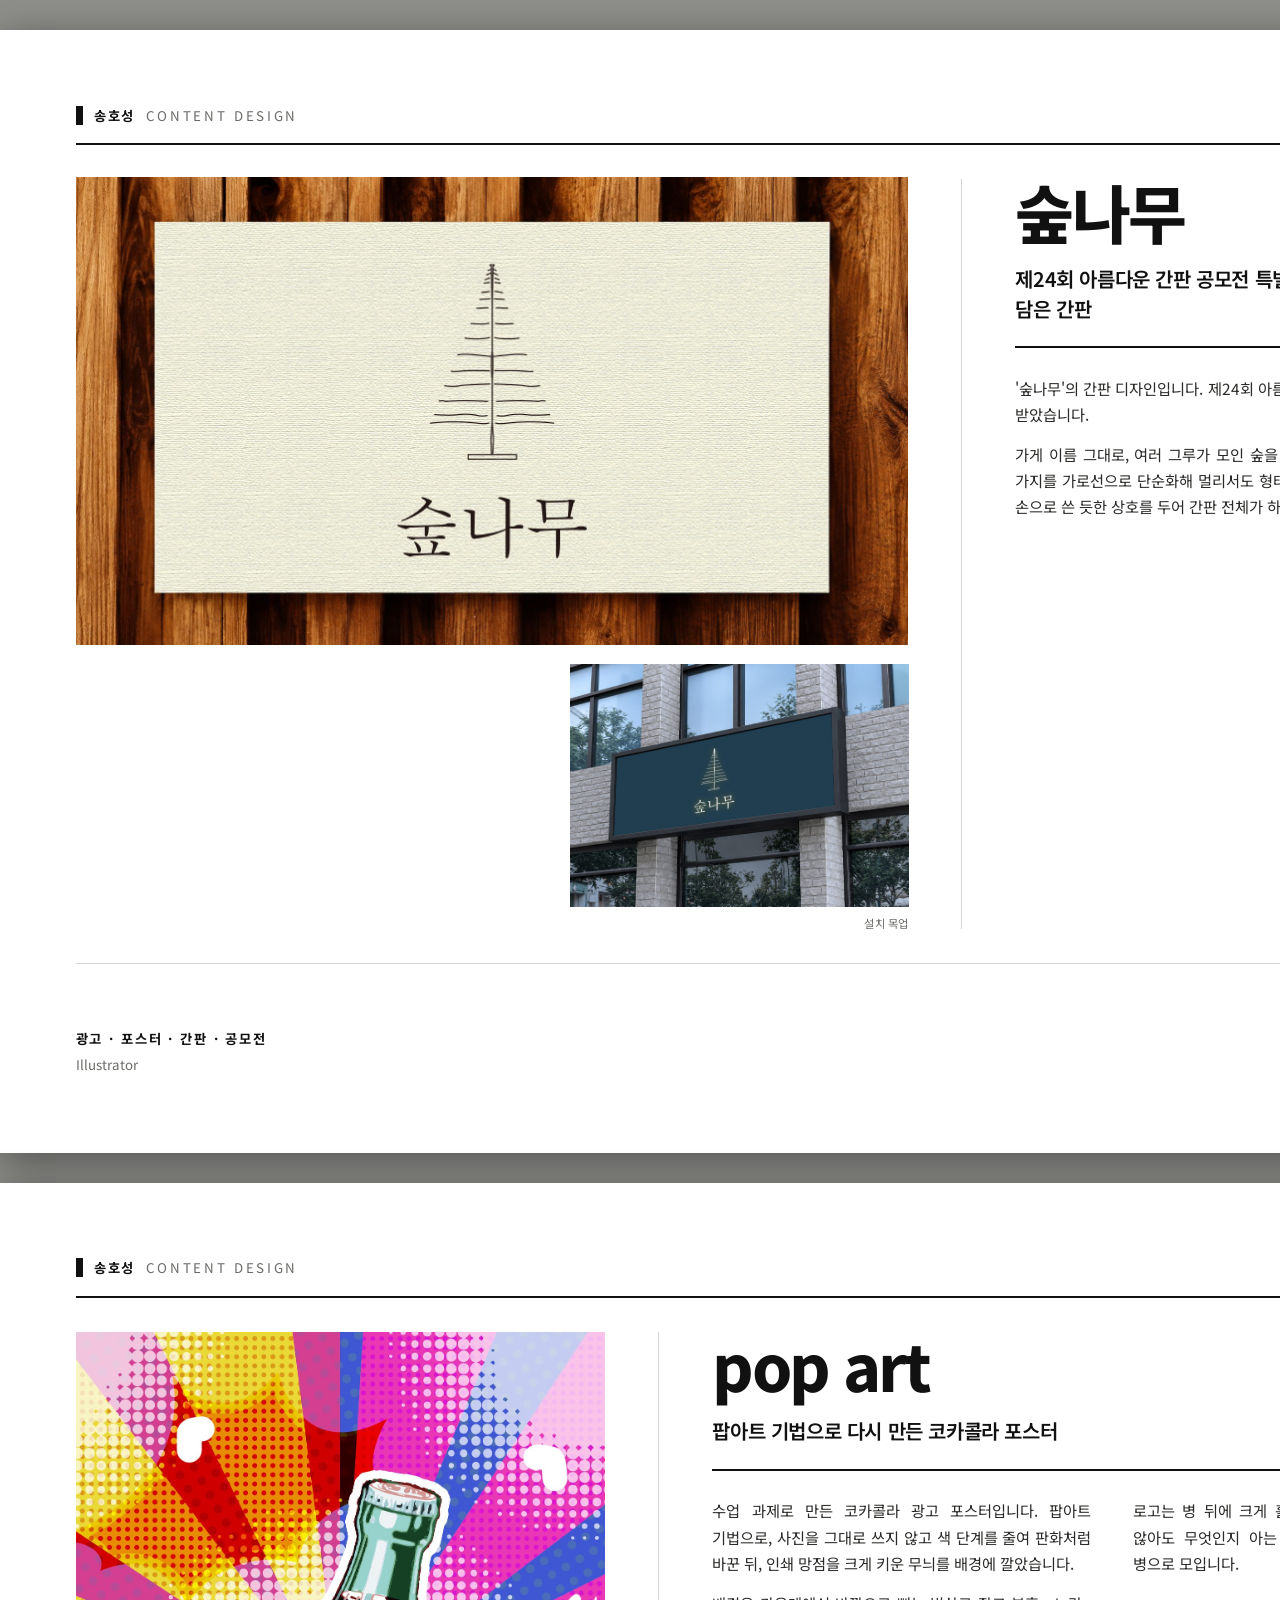
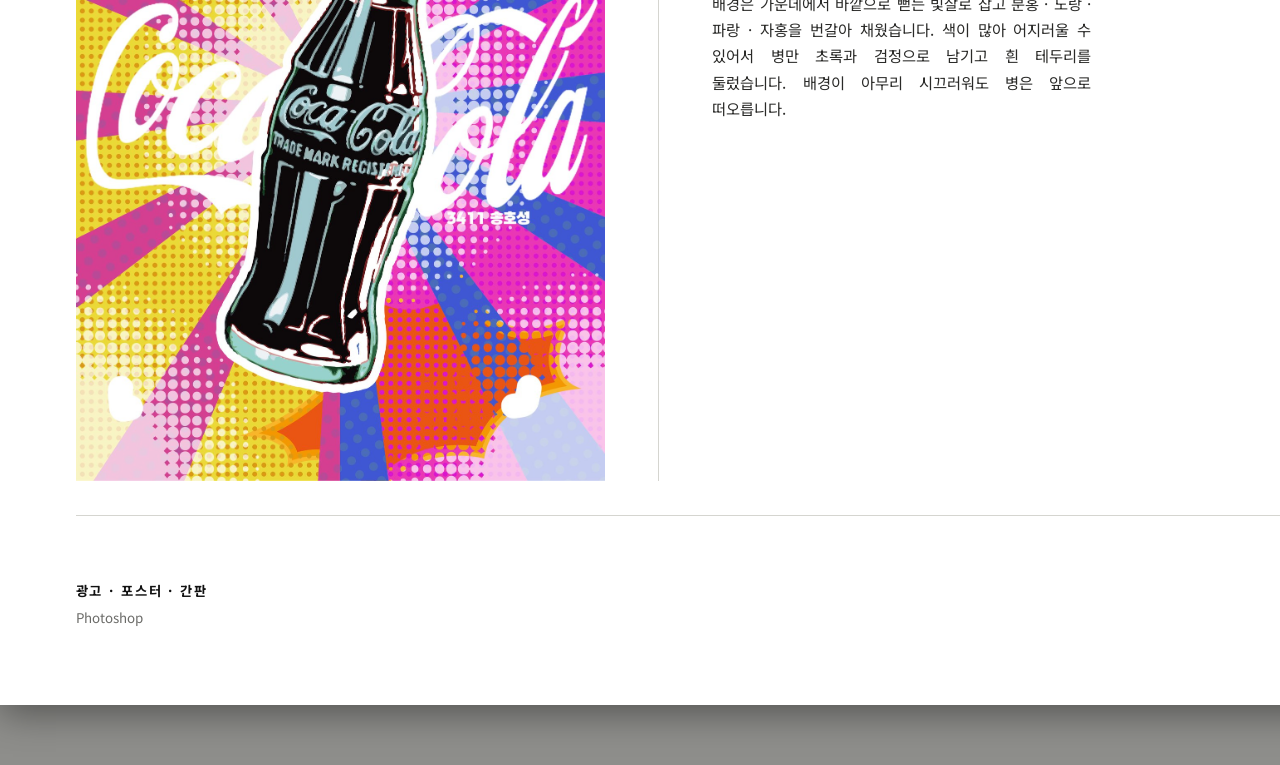
<file: exhibit.html>
<!DOCTYPE html>
<html lang="ko">
<head>
<meta charset="UTF-8">
<meta name="viewport" content="width=device-width, initial-scale=1">
<title>전시 패널 — A3</title>
<meta name="robots" content="noindex">

<!-- ★ 축제장 전시용 A3 패널입니다. (A4 포트폴리오는 print.html 입니다)

     PDF 로 뽑는 법
       이 페이지에서 Ctrl + P (맥은 Cmd + P)
       → 대상: PDF 로 저장
       → 용지: A3
       → 방향: 세로
       → 여백: 없음
       → 배경 그래픽: 켬

     어떤 작업을 패널로 만들지는 assets/js/exhibit.js 맨 위
     PANELS 에서 정합니다. id 만 바꾸면 다른 작업으로 바뀝니다.      -->

<link rel="preconnect" href="https://fonts.googleapis.com">
<link rel="preconnect" href="https://fonts.gstatic.com" crossorigin>
<link rel="stylesheet" href="https://fonts.googleapis.com/css2?family=Noto+Sans+KR:wght@400;500;600;700;800&display=swap">
<link rel="stylesheet" href="assets/css/exhibit.css">
</head>
<body>

<script src="data/site.js"></script>
<script src="data/projects.js"></script>
<script src="assets/js/exhibit.js"></script>
</body>
</html>
</file>
<file: assets/css/exhibit.css>
/* ==========================================================
   exhibit.css  —  A3 전시 패널 (exhibit.html 전용)

   축제장 벽에 붙이는 패널입니다. A4 포트폴리오와 목적이 다릅니다.
     · 손에 들고 보는 게 아니라 1~2m 떨어져 서서 봅니다
       → 글씨를 크게 잡았습니다 (본문 11.5pt, 제목 48pt)
     · 작품이 주인공입니다
       → 왼쪽을 작품에 내주고 글은 오른쪽에 모았습니다
     · 여백이 곧 액자입니다
       → 사방 20mm 를 비워 벽에 붙였을 때 숨이 트이게 했습니다

   A3 가로 = 420 × 297mm
   테두리까지 색이 닿는 요소가 없으므로 재단 여백(도련)은 필요 없습니다.

   ※ 세로로 되돌리려면 — @page 의 landscape 를 portrait 로,
     .panel 의 width/height 를 297mm/420mm 로 바꾸면 됩니다.
     나머지(두 단 배치)는 자리에 맞춰 알아서 접힙니다.
   ========================================================== */

@page { size: A3 landscape; margin: 0; }

* { box-sizing: border-box; }

:root {
  --ink:   #111111;
  --mid:   #6B6B68;
  --line:  #D5D5D0;
  --pad:   20mm;
  --gutter: 14mm;              /* 작품과 글 사이 */
}

html, body {
  margin: 0;
  padding: 0;
  background: #FFFFFF;
  color: var(--ink);
  font-family: "Noto Sans KR", Pretendard, -apple-system, BlinkMacSystemFont,
               "Malgun Gothic", "맑은 고딕", sans-serif;
  -webkit-font-smoothing: antialiased;
}
body { -webkit-print-color-adjust: exact; print-color-adjust: exact; }
img, svg { display: block; }

/* ---- 한 장 ------------------------------------------------ */
.panel {
  width: 420mm;
  height: 297mm;
  padding: var(--pad);
  display: flex;
  flex-direction: column;
  overflow: hidden;
  background: #FFFFFF;
  break-after: page;
  page-break-after: always;
}
.panel:last-child { break-after: auto; page-break-after: auto; }

@media screen {
  body { background: #8E8E8B; padding: 30px 0; }
  .panel { margin: 0 auto 30px; box-shadow: 0 8px 36px rgba(0,0,0,.42); }
}

/* ---- 머리 -------------------------------------------------- */
.e-head {
  flex: 0 0 auto;
  display: flex;
  justify-content: space-between;
  align-items: center;
  padding-bottom: 5mm;
  border-bottom: .6mm solid var(--ink);
  font-size: 10pt;
  letter-spacing: .2em;
  text-transform: uppercase;
  color: var(--mid);
}
.e-head .l { display: flex; align-items: center; gap: 3mm; }
.e-head .tick { width: 2mm; height: 5mm; background: var(--ink); }
.e-head .who { color: var(--ink); font-weight: 700; letter-spacing: .1em; }

/* ---- 가운데 : 작품 | 글 ------------------------------------ */
.e-main {
  flex: 1 1 auto;
  min-height: 0;
  margin: 9mm 0 0;
  display: flex;
  align-items: stretch;
  gap: var(--gutter);
}

/* 작품 — 폭은 exhibit.js 가 그림 비율에 맞춰 정합니다.
   세로로 긴 포스터면 좁아지고, 그만큼 글 쪽이 넓어집니다. */
.e-art {
  flex: 0 0 auto;
  display: flex;
  flex-direction: column;
  justify-content: center;
  gap: 5mm;
  min-width: 0;
}
.e-art figure { margin: 0; }
.e-art img { width: auto; height: auto; object-fit: contain; }
.e-art figcaption {
  margin-top: 2mm;
  font-size: 8.5pt;
  letter-spacing: .02em;
  color: var(--mid);
}

/* 글 */
.e-text {
  flex: 1 1 auto;
  min-width: 0;
  display: flex;
  flex-direction: column;
  border-left: .2mm solid var(--line);
  padding-left: var(--gutter);
}

.e-title {
  margin: 0;
  font-size: 48pt;
  font-weight: 800;
  letter-spacing: -.045em;
  line-height: 1.02;
}
.e-lead {
  margin: 5mm 0 0;
  padding-bottom: 6mm;
  border-bottom: .6mm solid var(--ink);
  font-size: 15pt;
  font-weight: 600;
  letter-spacing: -.02em;
  line-height: 1.5;
  color: var(--ink);
}

/* 본문 — 칸이 넓으면 저절로 두 단이 됩니다.
   한 줄이 너무 길어지면 눈이 다음 줄을 못 찾기 때문입니다. */
.e-body {
  margin: 7mm 0 0;
  column-width: 98mm;
  column-gap: 11mm;
  font-size: 11.5pt;
  line-height: 1.72;
  color: #2A2A28;
  text-align: justify;
  word-break: keep-all;        /* 한글 단어가 줄 끝에서 쪼개지지 않게 */
}
.e-body p { margin: 0 0 3.5mm; break-inside: avoid; }
.e-body p:last-child { margin-bottom: 0; }

/* ---- 발 ---------------------------------------------------- */
.e-foot {
  flex: 0 0 auto;
  margin-top: 9mm;
  padding-top: 6mm;
  border-top: .2mm solid var(--line);
  display: flex;
  justify-content: space-between;
  align-items: flex-end;
  gap: 10mm;
}
.e-foot .meta { font-size: 10pt; line-height: 1.7; color: var(--mid); }
.e-foot .meta b {
  display: block;
  font-size: 10pt;
  font-weight: 700;
  letter-spacing: .14em;
  color: var(--ink);
  margin-bottom: 1mm;
}

.e-qr { display: flex; align-items: center; gap: 4mm; }
.e-qr .cap {
  text-align: right;
  font-size: 9pt;
  line-height: 1.5;
  color: var(--mid);
}
.e-qr .cap b { display: block; font-size: 10.5pt; color: var(--ink); font-weight: 700; }
.e-qr img { width: 24mm; height: 24mm; }
</file>
